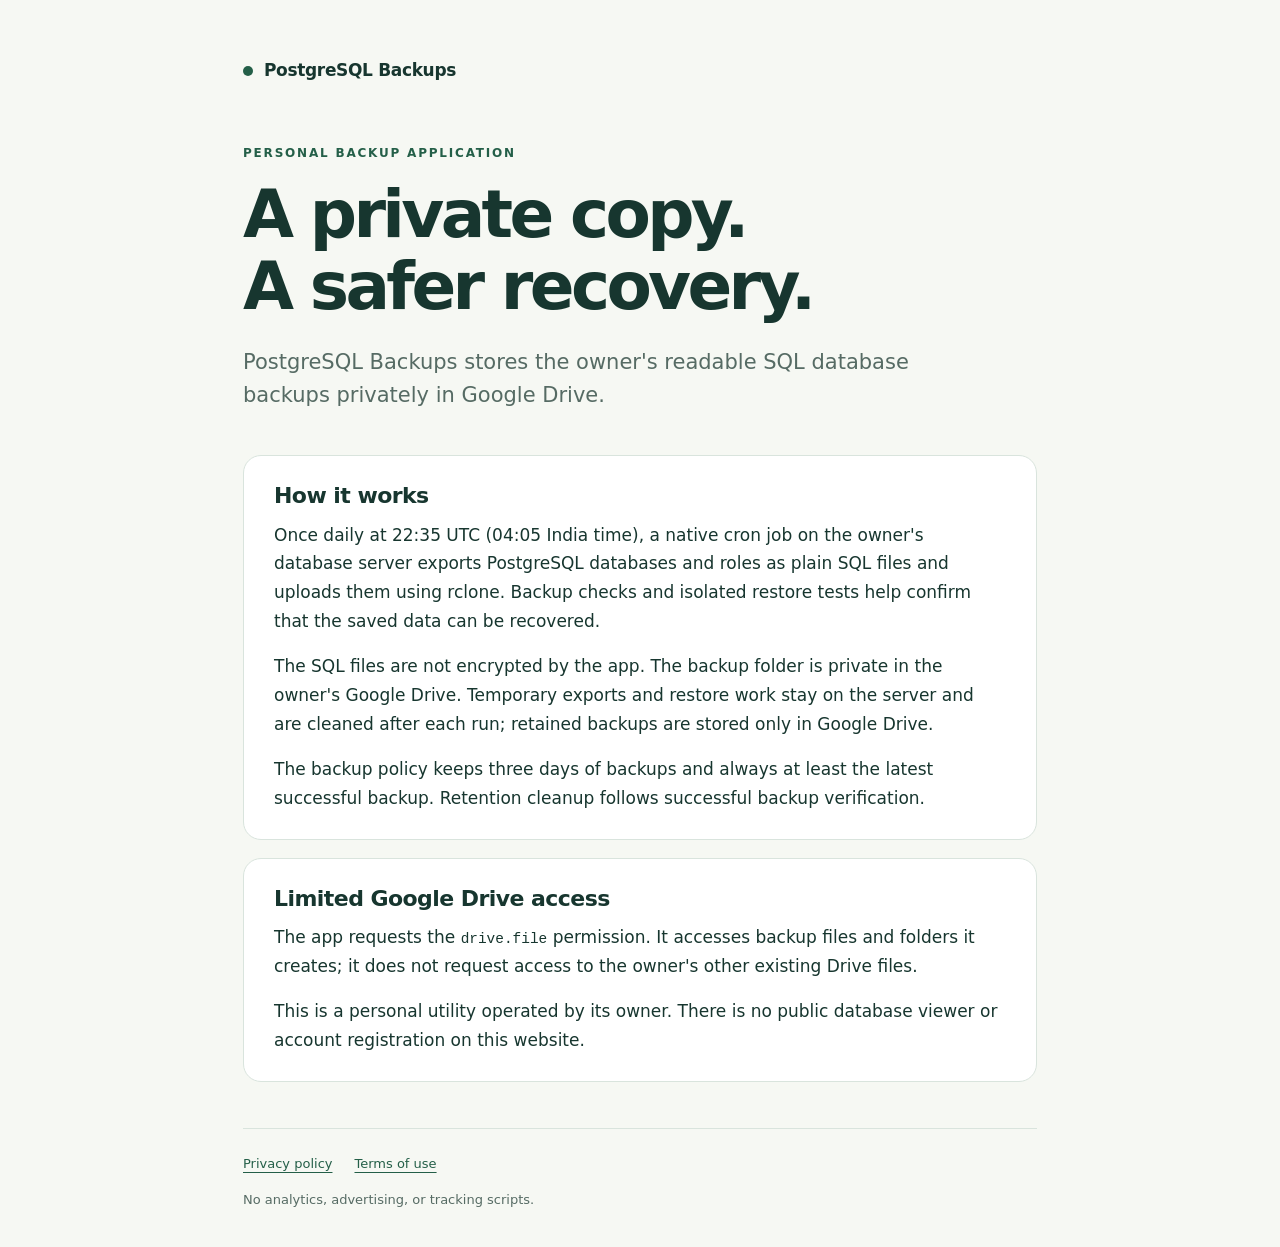
<file: index.html>
<!doctype html>
<html lang="en">
<head>
  <meta charset="utf-8">
  <meta name="viewport" content="width=device-width, initial-scale=1">
  <meta name="description" content="Information about PostgreSQL Backups, a personal SQL backup application for Google Drive.">
  <title>PostgreSQL Backups</title>
  <link rel="stylesheet" href="style.css">
</head>
<body>
  <main>
    <a class="brand" href="./">PostgreSQL Backups</a>
    <p class="eyebrow">Personal backup application</p>
    <h1>A private copy.<br>A safer recovery.</h1>
    <p class="lead">PostgreSQL Backups stores the owner's readable SQL database backups privately in Google Drive.</p>
    <section class="card" aria-labelledby="how-it-works">
      <h2 id="how-it-works">How it works</h2>
      <p>Once daily at 22:35 UTC (04:05 India time), a native cron job on the owner's database server exports PostgreSQL databases and roles as plain SQL files and uploads them using rclone. Backup checks and isolated restore tests help confirm that the saved data can be recovered.</p>
      <p>The SQL files are not encrypted by the app. The backup folder is private in the owner's Google Drive. Temporary exports and restore work stay on the server and are cleaned after each run; retained backups are stored only in Google Drive.</p>
      <p>The backup policy keeps three days of backups and always at least the latest successful backup. Retention cleanup follows successful backup verification.</p>
    </section>
    <section class="card" aria-labelledby="drive-access">
      <h2 id="drive-access">Limited Google Drive access</h2>
      <p>The app requests the <code>drive.file</code> permission. It accesses backup files and folders it creates; it does not request access to the owner's other existing Drive files.</p>
      <p>This is a personal utility operated by its owner. There is no public database viewer or account registration on this website.</p>
    </section>
    <footer>
      <nav aria-label="Information"><a href="privacy.html">Privacy policy</a><a href="terms.html">Terms of use</a></nav>
      <p>No analytics, advertising, or tracking scripts.</p>
    </footer>
  </main>
</body>
</html>
</file>
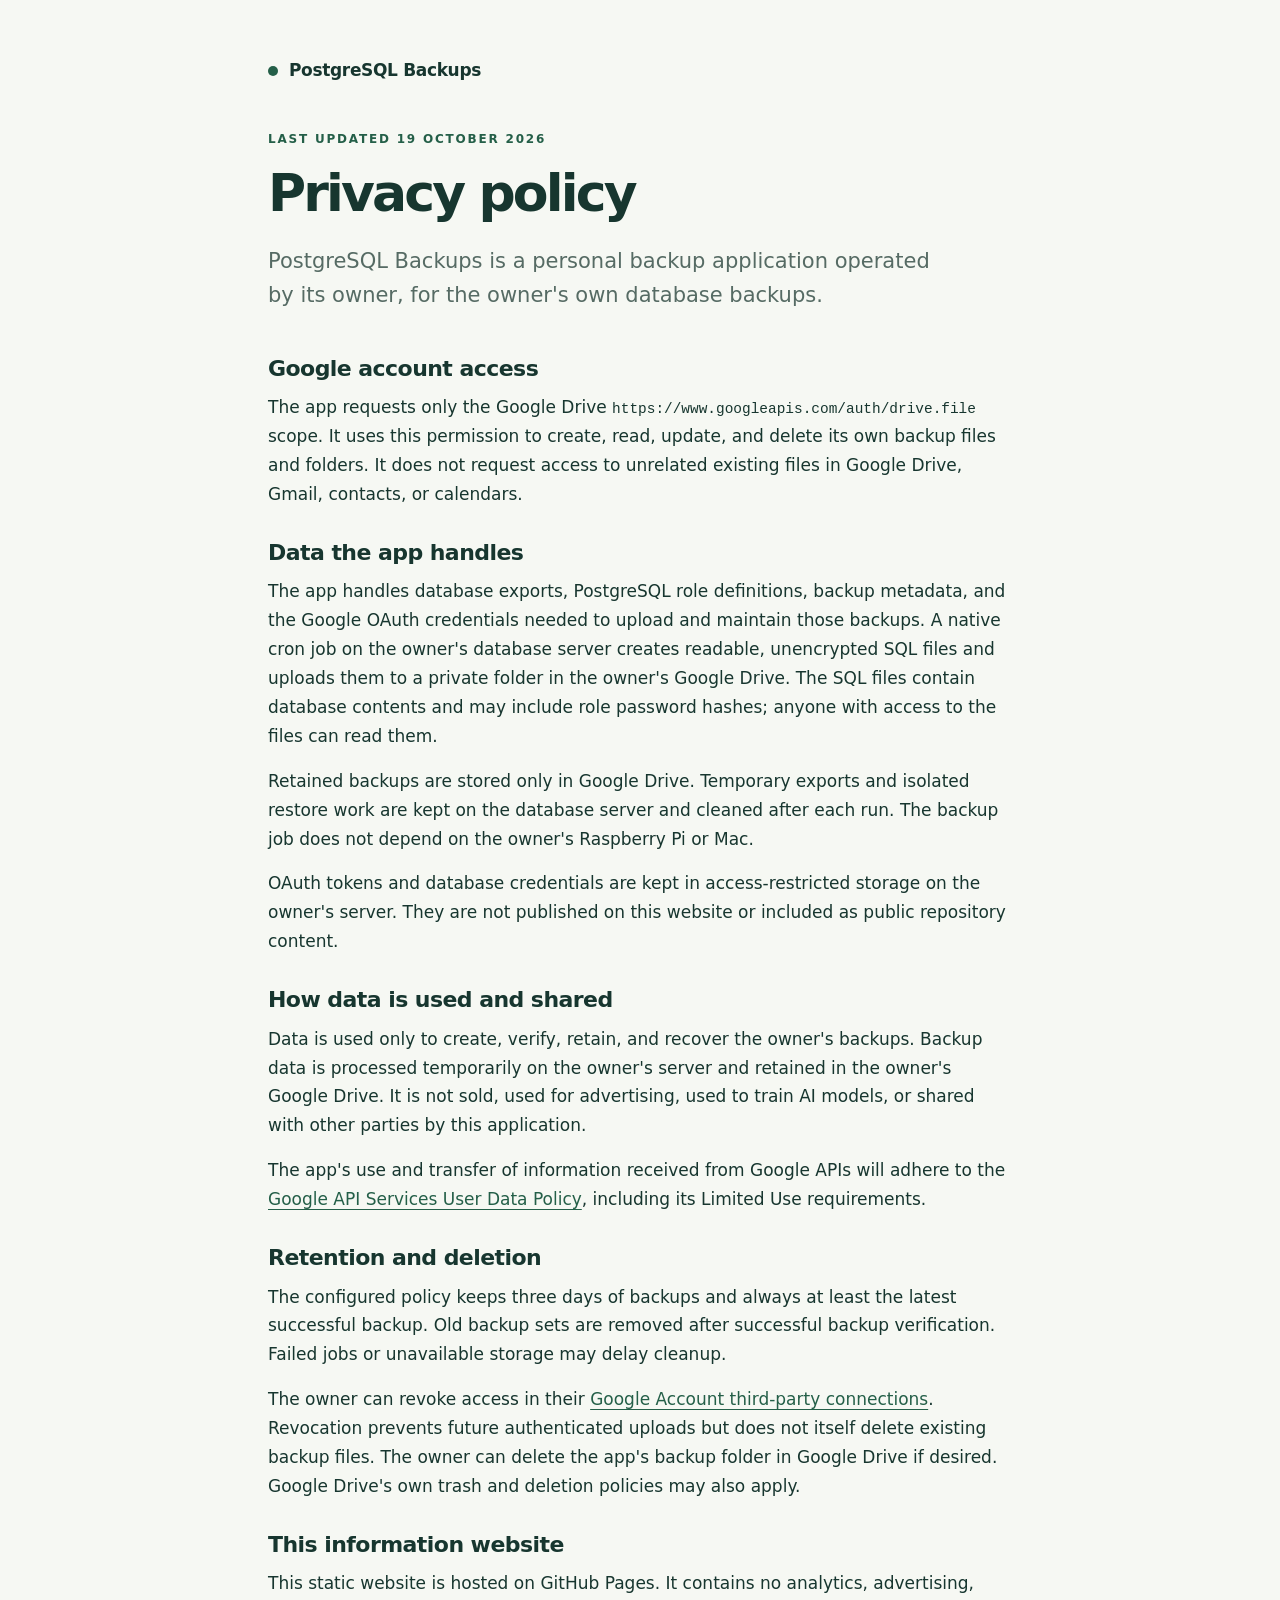
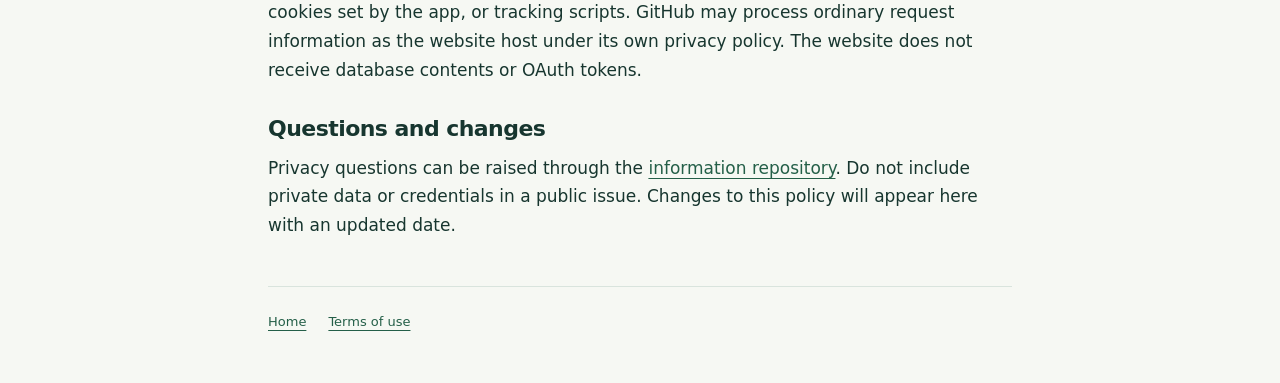
<file: privacy.html>
<!doctype html>
<html lang="en">
<head>
  <meta charset="utf-8">
  <meta name="viewport" content="width=device-width, initial-scale=1">
  <meta name="description" content="Privacy policy for the personal PostgreSQL Backups application.">
  <title>Privacy policy · PostgreSQL Backups</title>
  <link rel="stylesheet" href="style.css">
</head>
<body>
  <main class="document">
    <a class="brand" href="./">PostgreSQL Backups</a>
    <p class="eyebrow">Last updated 19 October 2026</p>
    <h1>Privacy policy</h1>
    <p class="lead">PostgreSQL Backups is a personal backup application operated by its owner, for the owner's own database backups.</p>
    <h2>Google account access</h2>
    <p>The app requests only the Google Drive <code>https://www.googleapis.com/auth/drive.file</code> scope. It uses this permission to create, read, update, and delete its own backup files and folders. It does not request access to unrelated existing files in Google Drive, Gmail, contacts, or calendars.</p>
    <h2>Data the app handles</h2>
    <p>The app handles database exports, PostgreSQL role definitions, backup metadata, and the Google OAuth credentials needed to upload and maintain those backups. A native cron job on the owner's database server creates readable, unencrypted SQL files and uploads them to a private folder in the owner's Google Drive. The SQL files contain database contents and may include role password hashes; anyone with access to the files can read them.</p>
    <p>Retained backups are stored only in Google Drive. Temporary exports and isolated restore work are kept on the database server and cleaned after each run. The backup job does not depend on the owner's Raspberry Pi or Mac.</p>
    <p>OAuth tokens and database credentials are kept in access-restricted storage on the owner's server. They are not published on this website or included as public repository content.</p>
    <h2>How data is used and shared</h2>
    <p>Data is used only to create, verify, retain, and recover the owner's backups. Backup data is processed temporarily on the owner's server and retained in the owner's Google Drive. It is not sold, used for advertising, used to train AI models, or shared with other parties by this application.</p>
    <p>The app's use and transfer of information received from Google APIs will adhere to the <a href="https://developers.google.com/terms/api-services-user-data-policy">Google API Services User Data Policy</a>, including its Limited Use requirements.</p>
    <h2>Retention and deletion</h2>
    <p>The configured policy keeps three days of backups and always at least the latest successful backup. Old backup sets are removed after successful backup verification. Failed jobs or unavailable storage may delay cleanup.</p>
    <p>The owner can revoke access in their <a href="https://myaccount.google.com/connections">Google Account third-party connections</a>. Revocation prevents future authenticated uploads but does not itself delete existing backup files. The owner can delete the app's backup folder in Google Drive if desired. Google Drive's own trash and deletion policies may also apply.</p>
    <h2>This information website</h2>
    <p>This static website is hosted on GitHub Pages. It contains no analytics, advertising, cookies set by the app, or tracking scripts. GitHub may process ordinary request information as the website host under its own privacy policy. The website does not receive database contents or OAuth tokens.</p>
    <h2>Questions and changes</h2>
    <p>Privacy questions can be raised through the <a href="https://github.com/ATHIRARAVINDRAN/postgres-backup-info/issues">information repository</a>. Do not include private data or credentials in a public issue. Changes to this policy will appear here with an updated date.</p>
    <footer><nav aria-label="Information"><a href="./">Home</a><a href="terms.html">Terms of use</a></nav></footer>
  </main>
</body>
</html>
</file>
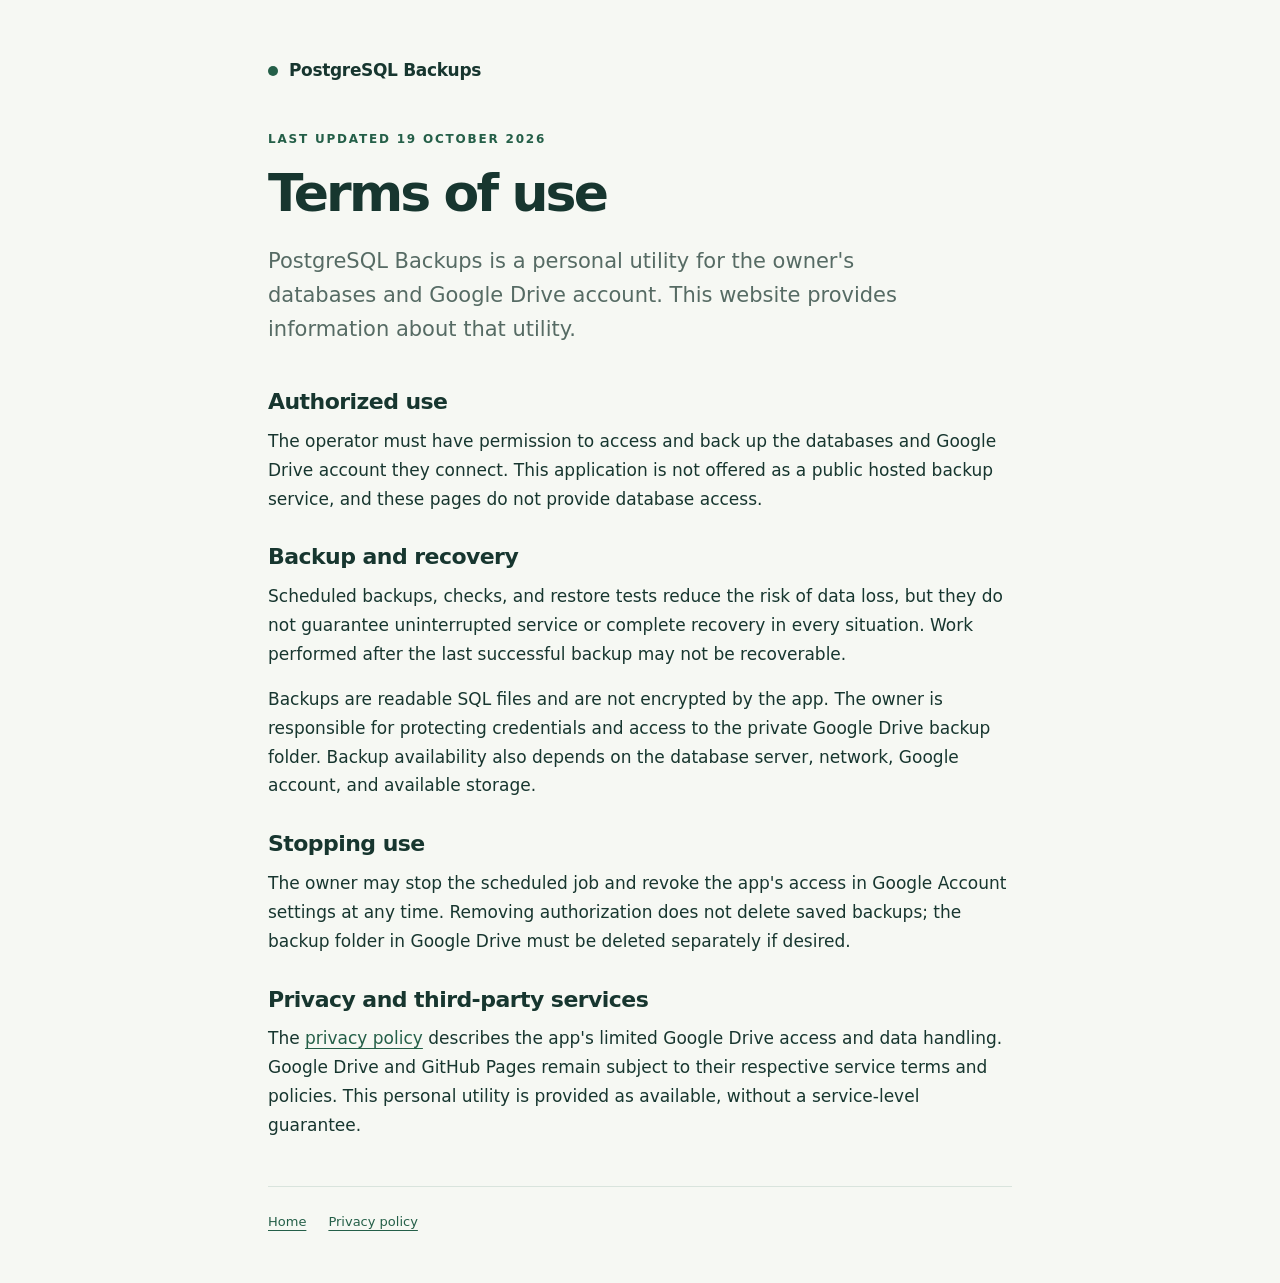
<file: terms.html>
<!doctype html>
<html lang="en">
<head>
  <meta charset="utf-8">
  <meta name="viewport" content="width=device-width, initial-scale=1">
  <meta name="description" content="Terms of use for the personal PostgreSQL Backups application.">
  <title>Terms of use · PostgreSQL Backups</title>
  <link rel="stylesheet" href="style.css">
</head>
<body>
  <main class="document">
    <a class="brand" href="./">PostgreSQL Backups</a>
    <p class="eyebrow">Last updated 19 October 2026</p>
    <h1>Terms of use</h1>
    <p class="lead">PostgreSQL Backups is a personal utility for the owner's databases and Google Drive account. This website provides information about that utility.</p>
    <h2>Authorized use</h2>
    <p>The operator must have permission to access and back up the databases and Google Drive account they connect. This application is not offered as a public hosted backup service, and these pages do not provide database access.</p>
    <h2>Backup and recovery</h2>
    <p>Scheduled backups, checks, and restore tests reduce the risk of data loss, but they do not guarantee uninterrupted service or complete recovery in every situation. Work performed after the last successful backup may not be recoverable.</p>
    <p>Backups are readable SQL files and are not encrypted by the app. The owner is responsible for protecting credentials and access to the private Google Drive backup folder. Backup availability also depends on the database server, network, Google account, and available storage.</p>
    <h2>Stopping use</h2>
    <p>The owner may stop the scheduled job and revoke the app's access in Google Account settings at any time. Removing authorization does not delete saved backups; the backup folder in Google Drive must be deleted separately if desired.</p>
    <h2>Privacy and third-party services</h2>
    <p>The <a href="privacy.html">privacy policy</a> describes the app's limited Google Drive access and data handling. Google Drive and GitHub Pages remain subject to their respective service terms and policies. This personal utility is provided as available, without a service-level guarantee.</p>
    <footer><nav aria-label="Information"><a href="./">Home</a><a href="privacy.html">Privacy policy</a></nav></footer>
  </main>
</body>
</html>
</file>
<file: style.css>
:root{color-scheme:light;--ink:#17362f;--muted:#566b64;--line:#d9e4dd;--paper:#f6f8f3;--accent:#245f48}
*{box-sizing:border-box}
body{margin:0;background:var(--paper);color:var(--ink);font-family:ui-sans-serif,system-ui,-apple-system,BlinkMacSystemFont,"Segoe UI",sans-serif;font-size:17px;line-height:1.7}
main{max-width:850px;margin:0 auto;padding:56px 28px 36px}
.brand{display:inline-block;margin-bottom:58px;color:var(--ink);text-decoration:none;font-size:17px;font-weight:750;letter-spacing:-.02em}
.brand::before{content:"";display:inline-block;width:10px;height:10px;margin-right:11px;border-radius:50%;background:var(--accent)}
.eyebrow{margin:0 0 16px;color:var(--accent);font-size:12px;font-weight:750;letter-spacing:.15em;text-transform:uppercase}
h1{margin:0 0 24px;font-size:clamp(38px,7vw,66px);line-height:1.08;letter-spacing:-.055em;font-weight:650}
.lead{max-width:690px;margin:0 0 42px;font-size:21px;line-height:1.6;color:var(--muted)}
.card{margin-top:18px;padding:26px 30px;border:1px solid var(--line);border-radius:18px;background:#fff}
h2{margin:30px 0 10px;font-size:22px;line-height:1.3;letter-spacing:-.025em}
.card h2{margin-top:0}
p{margin:0 0 16px}
.card p:last-child{margin-bottom:0}
a{color:var(--accent);text-underline-offset:4px}
a:hover{color:#0d402c}
a:focus-visible{outline:3px solid #7caf93;outline-offset:5px}
code{font-size:.85em;overflow-wrap:anywhere}
footer{margin-top:46px;padding-top:24px;border-top:1px solid var(--line);color:var(--muted);font-size:13px}
nav{display:flex;flex-wrap:wrap;gap:22px;margin-bottom:14px}
footer p{margin:0}
.document{max-width:800px}
.document h1{font-size:clamp(36px,6vw,52px)}
.document .brand{margin-bottom:44px}
@media(max-width:540px){main{padding:32px 20px}.brand{margin-bottom:42px}.card{padding:22px}.lead{font-size:19px}}
</file>
